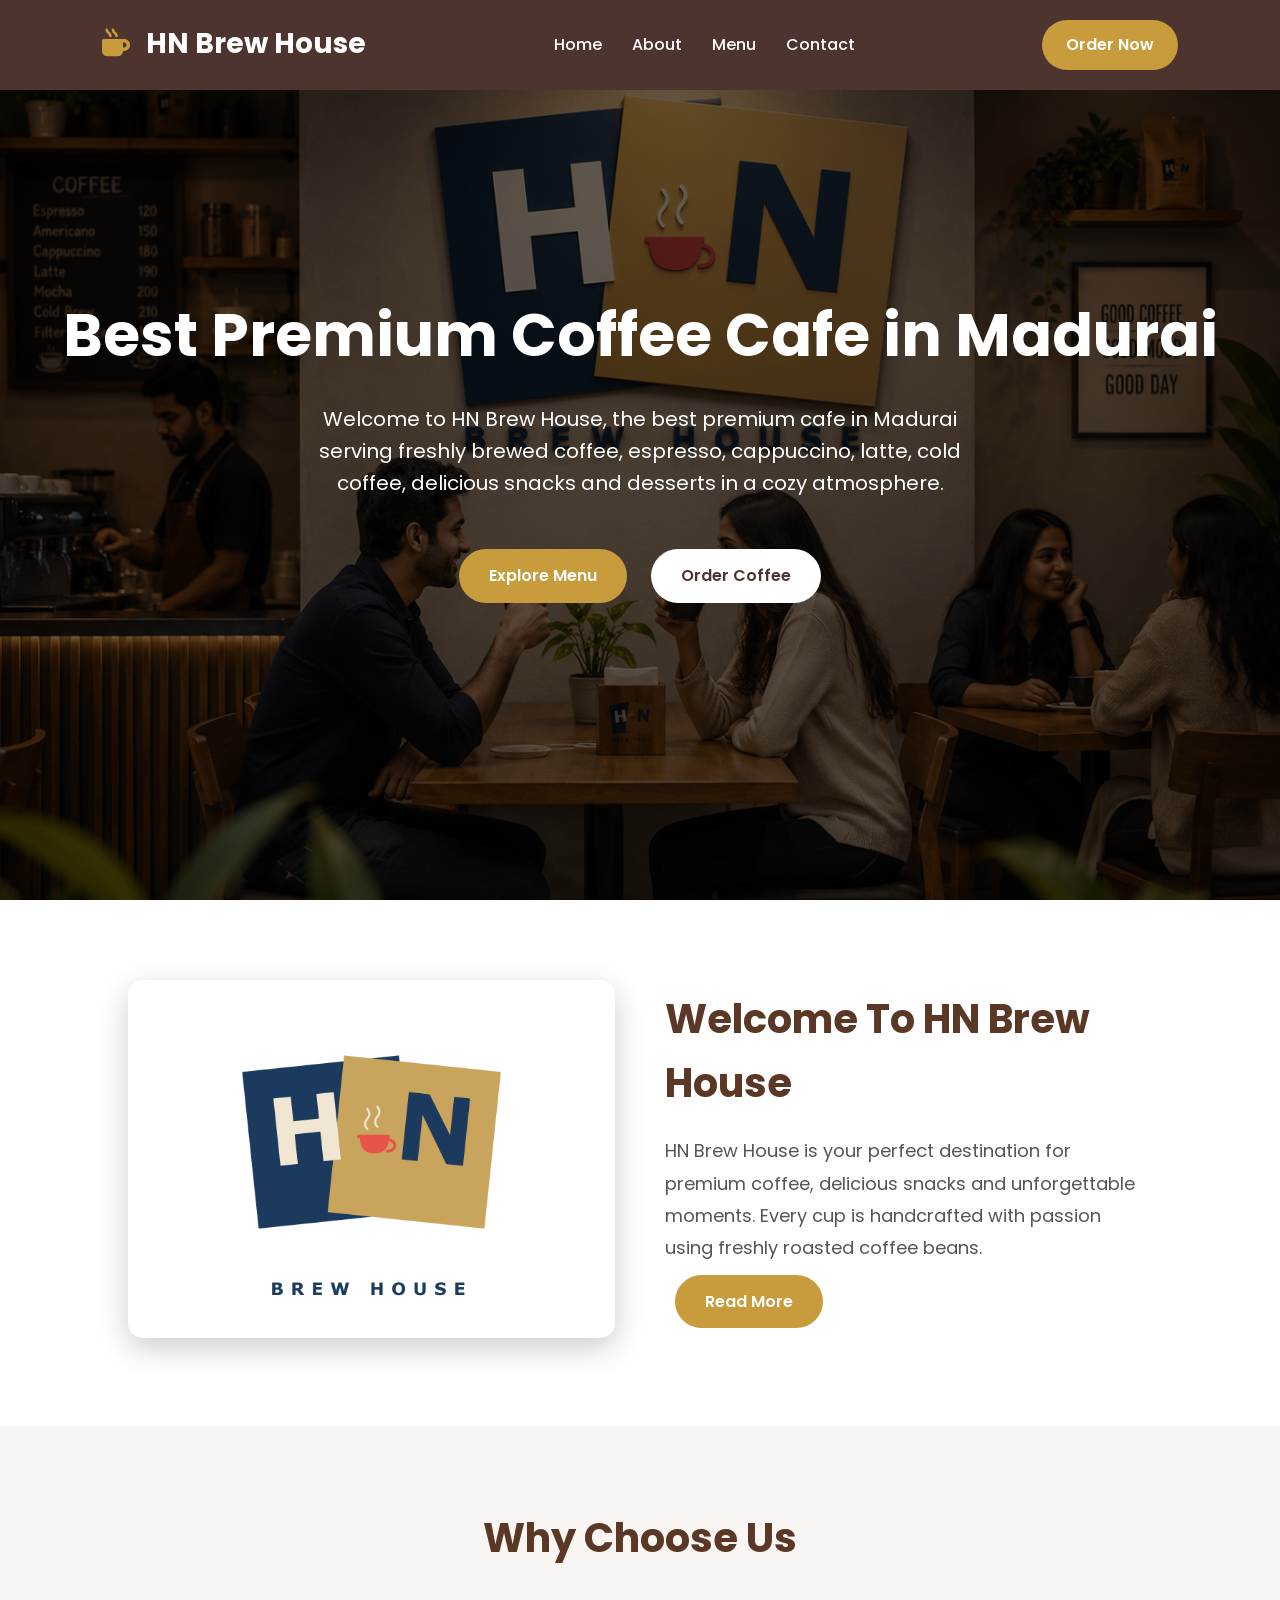
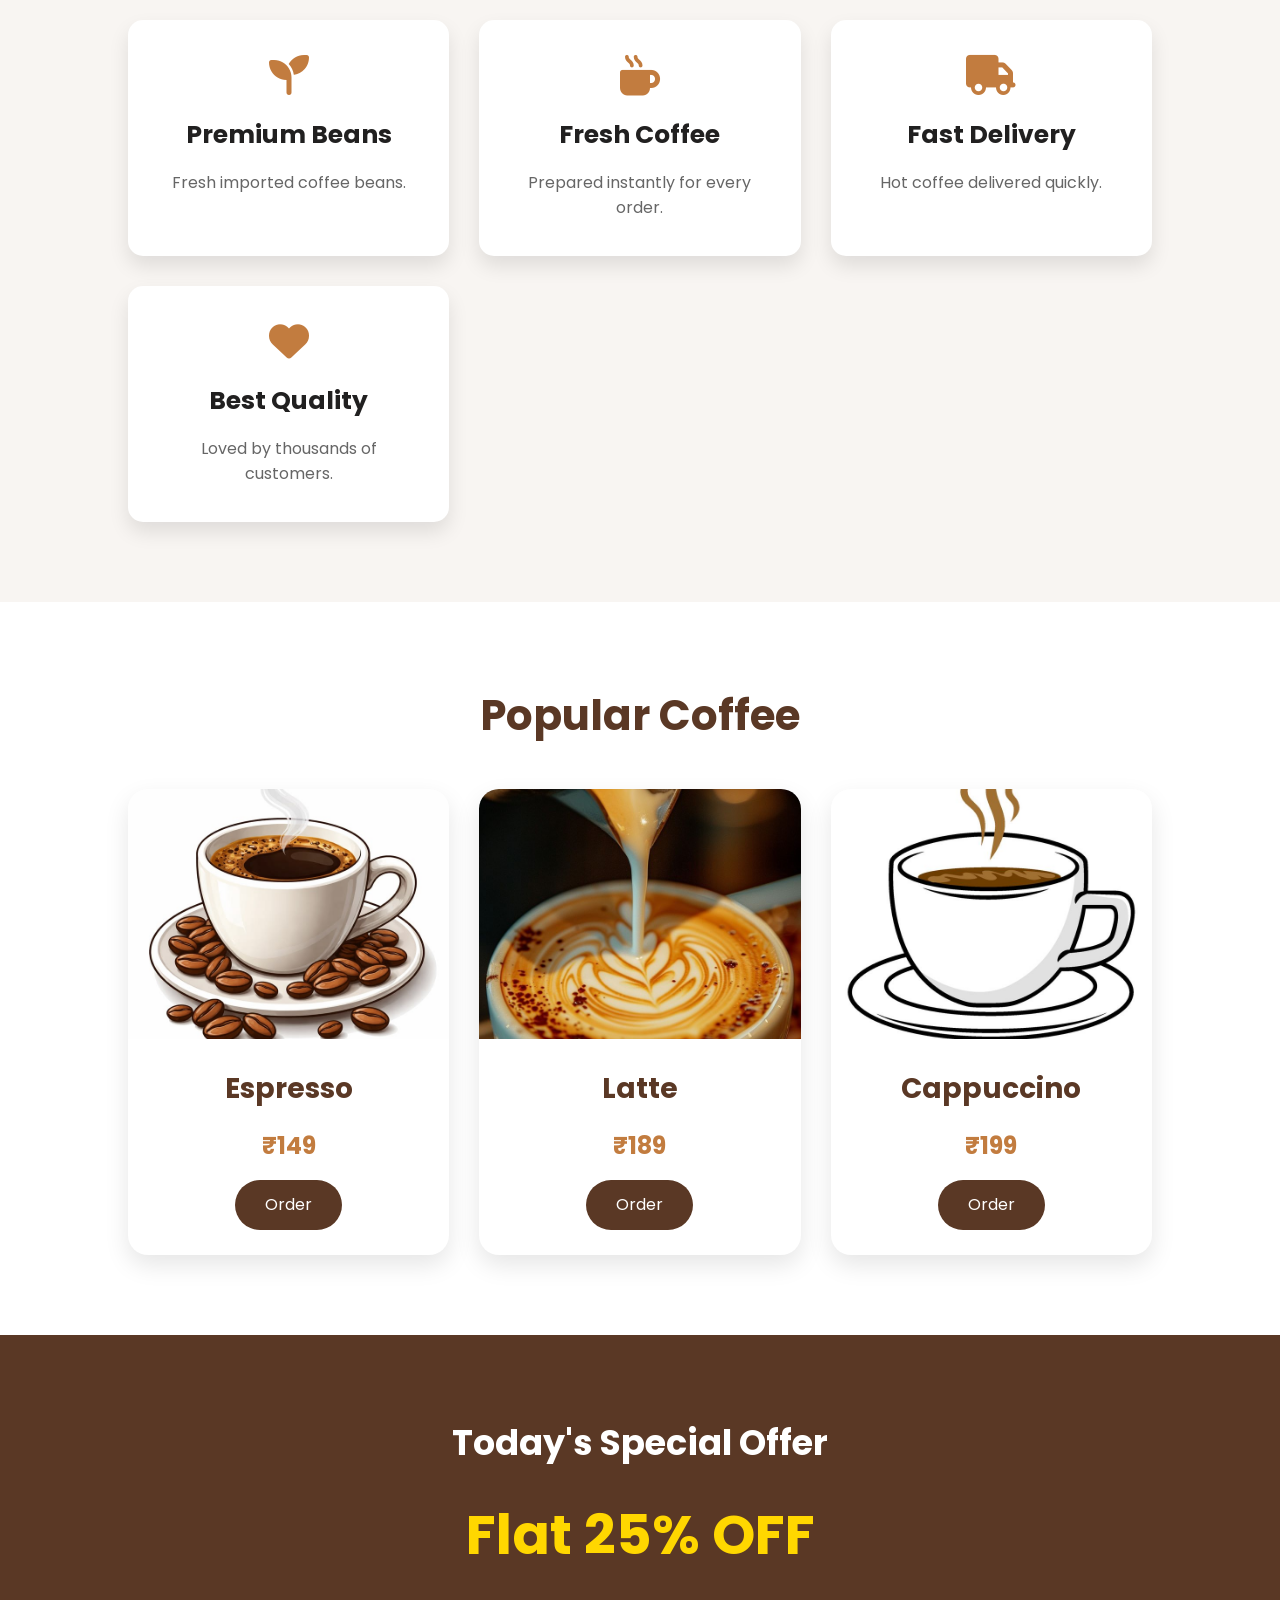
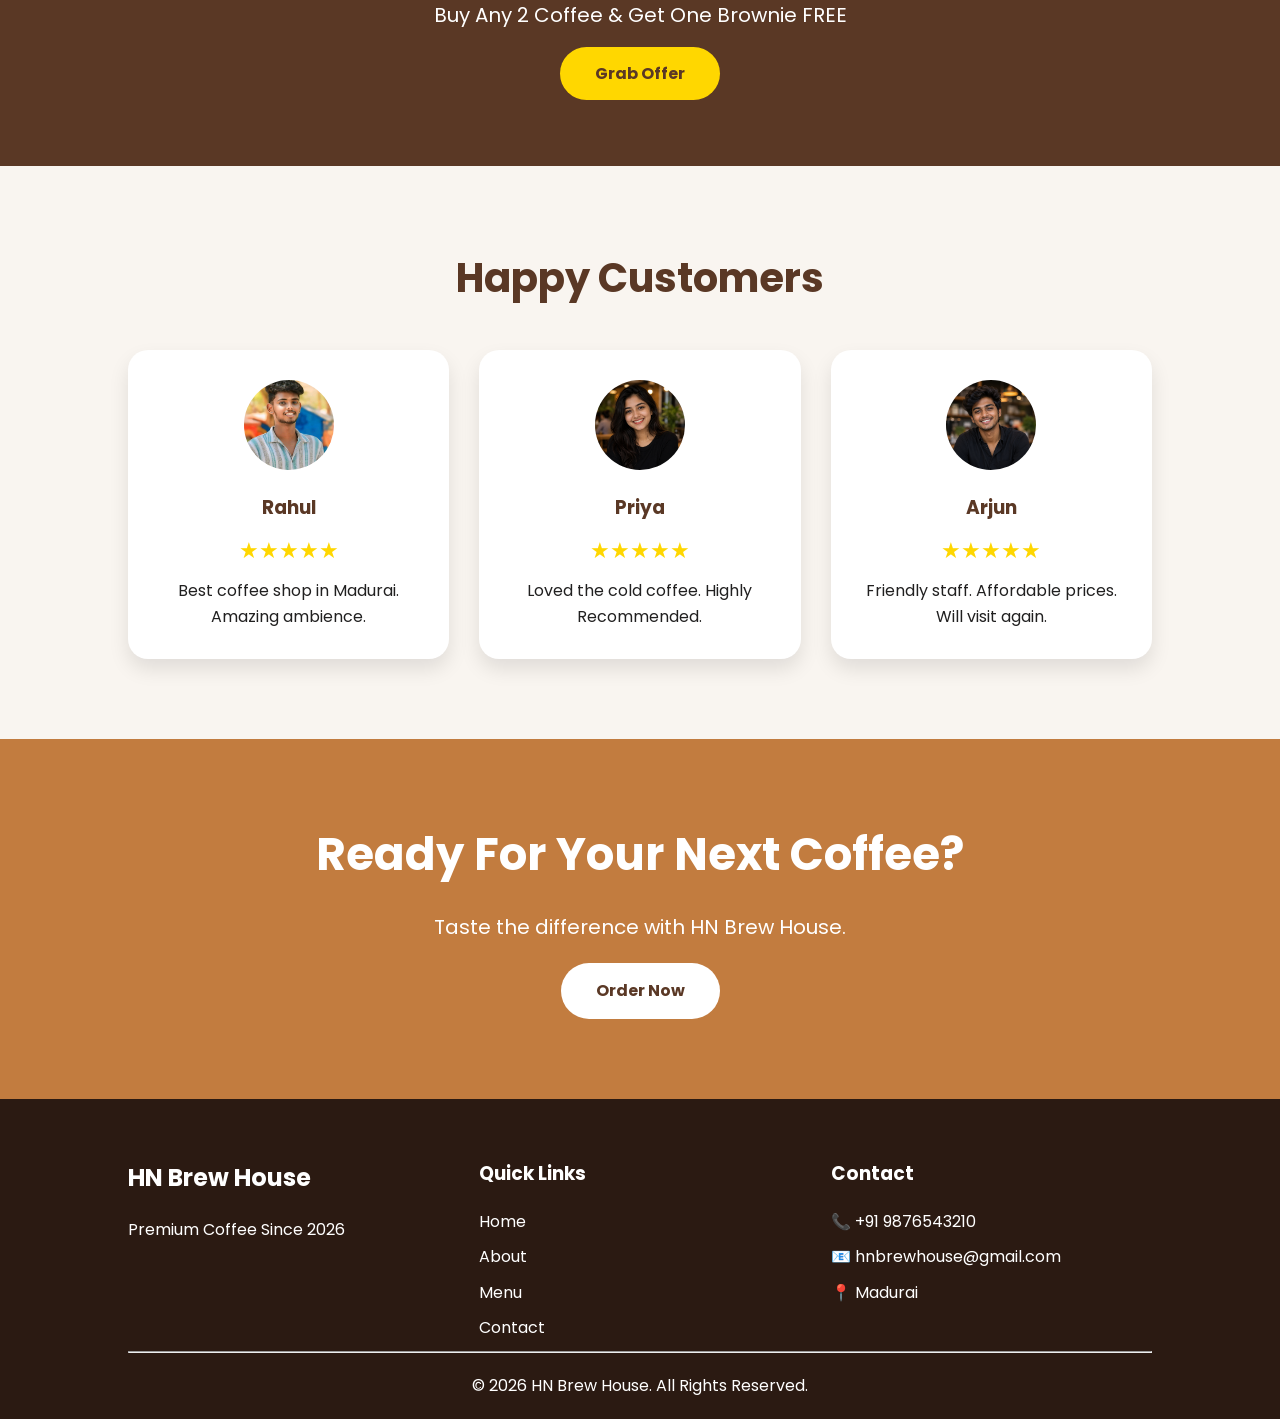
<file: index.html>
<!DOCTYPE html>
<html lang="en">
<head>
    <meta charset="UTF-8">
    <meta name="viewport" content="width=device-width, initial-scale=1.0">

    <!-- Primary SEO -->
    <title>HN Brew House | Best Premium Cafe in Madurai | Fresh Coffee & Snacks</title>

    <meta name="title" content="HN Brew House | Best Premium Cafe in Madurai | Fresh Coffee & Snacks">

    <meta name="description" content="Looking for the best cafe in Madurai? HN Brew House serves premium coffee, espresso, cappuccino, latte, cold coffee, delicious snacks, desserts, and freshly brewed beverages in a cozy atmosphere.">

    <meta name="keywords" content="HN Brew House, Best Cafe in Madurai, Premium Cafe Madurai, Coffee Shop Madurai, Best Coffee in Madurai, Specialty Coffee, Fresh Coffee, Espresso, Cappuccino, Latte, Mocha, Americano, Cold Coffee, Iced Coffee, Cafe Near Me, Coffee and Snacks, Coffee Menu, Breakfast Cafe, Evening Cafe, Dessert Cafe, Brownie, Sandwich, Coffee Lovers, Fresh Coffee Beans, Cozy Cafe, Modern Cafe, Coffee House, HN Brew, Cafe in Tamil Nadu">

    <meta name="author" content="HN Brew House">
    <meta name="robots" content="index, follow">

    <!-- Open Graph -->
    <meta property="og:type" content="website">
    <meta property="og:title" content="HN Brew House | Best Premium Cafe in Madurai">
    <meta property="og:description" content="Enjoy freshly brewed premium coffee, delicious snacks, desserts and a cozy ambience at HN Brew House.">
    <meta property="og:image" content="images/logo.png">
    <meta property="og:url" content="https://www.hnbrewhouse.com">

    <!-- Twitter -->
    <meta name="twitter:card" content="summary_large_image">
    <meta name="twitter:title" content="HN Brew House | Best Premium Cafe in Madurai">
    <meta name="twitter:description" content="Fresh Coffee, Premium Beans, Delicious Snacks & Cozy Cafe Experience.">
    <meta name="twitter:image" content="images/logo.png">

    <!-- Canonical -->
    <link rel="canonical" href="https://www.hnbrewhouse.com/">

    <!-- Favicon -->
    <link rel="icon" type="image/png" href="images/favicon.png">

    <!-- Google Font -->
    <link rel="preconnect" href="https://fonts.googleapis.com">
    <link rel="preconnect" href="https://fonts.gstatic.com" crossorigin>

    <link href="https://fonts.googleapis.com/css2?family=Poppins:wght@300;400;500;600;700;800&display=swap" rel="stylesheet">

    <!-- Font Awesome -->
    <link rel="stylesheet"
          href="https://cdnjs.cloudflare.com/ajax/libs/font-awesome/6.5.2/css/all.min.css">

    <!-- CSS -->
    <link rel="stylesheet" href="style.css">
<script type="application/ld+json">
{
  "@context": "https://schema.org",
  "@type": "CafeOrCoffeeShop",
  "name": "HN Brew House",
  "image": "https://www.hnbrewhouse.com/images/logo.png",
  "url": "https://www.hnbrewhouse.com",
  "telephone": "+91-9876543210",
  "address": {
    "@type": "PostalAddress",
    "addressLocality": "Madurai",
    "addressRegion": "Tamil Nadu",
    "addressCountry": "IN"
  },
  "servesCuisine": "Coffee, Cafe, Snacks, Desserts",
  "priceRange": "₹₹",
  "openingHours": "Mo-Su 09:00-22:00"
}
</script>
</head>
    <script async type='text/javascript' src='https://static.klaviyo.com/onsite/js/QW5Tqu/klaviyo.js?company_id=QW5Tqu'></script>
          <script type="text/javascript"> 
          //Initialize Klaviyo object on page load
          !function(){if(!window.klaviyo){window._klOnsite=window._klOnsite||[];try{window.klaviyo=new Proxy({},{get:function(n,i){return"push"===i?function(){var n;(n=window._klOnsite).push.apply(n,arguments)}:function(){for(var n=arguments.length,o=new Array(n),w=0;w<n;w++)o[w]=arguments[w];var t="function"==typeof o[o.length-1]?o.pop():void 0,e=new Promise((function(n){window._klOnsite.push([i].concat(o,[function(i){t&&t(i),n(i)}]))}));return e}}})}catch(n){window.klaviyo=window.klaviyo||[],window.klaviyo.push=function(){var n;(n=window._klOnsite).push.apply(n,arguments)}}}}(); </script>
<body>

<!-- ================= NAVBAR ================= -->

<header>

<div class="logo">
<i class="fa-solid fa-mug-hot"></i>
HN Brew House
</div>

<nav>

<ul>

<li><a href="#">Home</a></li>
<li><a href="about.html">About</a></li>
<li><a href="menu.html">Menu</a></li>
<li><a href="contact.html">Contact</a></li>

</ul>

</nav>

<a href="menu.html" class="order-btn">
Order Now
</a>

</header>


<!-- ================= HERO ================= -->

<section class="hero">

<div class="hero-content">

<h1>
Best Premium Coffee Cafe in Madurai
</h1>

<p>
Welcome to HN Brew House, the best premium cafe in Madurai serving freshly brewed coffee, espresso, cappuccino, latte, cold coffee, delicious snacks and desserts in a cozy atmosphere.
</p>

<div class="hero-buttons">

<a href="menu.html" class="btn">
Explore Menu
</a>

<a href="menu.html" class="btn2">
Order Coffee
</a>

</div>

</div>

</section>



<!-- ================= ABOUT ================= -->

<section class="about">

<div class="about-image">

<img src="hn_brew_house_original_mark_v2 copy.png"
     alt="HN Brew House Best Premium Cafe in Madurai"
     loading="lazy">

</div>

<div class="about-text">

<h2>Welcome To HN Brew House</h2>

<p>

HN Brew House is your perfect destination for
premium coffee, delicious snacks and unforgettable
moments.

Every cup is handcrafted with passion using
freshly roasted coffee beans.

</p>

<a href="about.html" class="btn">
Read More
</a>

</div>

</section>



<!-- ================= WHY CHOOSE US ================= -->

<section class="why">

<h2>Why Choose Us</h2>

<div class="cards">

<div class="card">

<i class="fa-solid fa-seedling"></i>

<h3>Premium Beans</h3>

<p>

Fresh imported coffee beans.

</p>

</div>


<div class="card">

<i class="fa-solid fa-mug-hot"></i>

<h3>Fresh Coffee</h3>

<p>

Prepared instantly for every order.

</p>

</div>


<div class="card">

<i class="fa-solid fa-truck"></i>

<h3>Fast Delivery</h3>

<p>

Hot coffee delivered quickly.

</p>

</div>


<div class="card">

<i class="fa-solid fa-heart"></i>

<h3>Best Quality</h3>

<p>

Loved by thousands of customers.

</p>

</div>

</div>

</section>



<!-- ================= POPULAR MENU ================= -->

<section class="popular">

<h2>Popular Coffee</h2>

<div class="menu-box">

<div class="coffee">

<img src="images/images/espresso.jpg"
     alt="Fresh Espresso Coffee at HN Brew House"
     loading="lazy">

<h3>Espresso</h3>

<p>₹149</p>

<a href="menu.html">
Order
</a>

</div>


<div class="coffee">
<img src="images/images/latte.jpg"
     alt="Creamy Latte Coffee at HN Brew House"
     loading="lazy">

<h3>Latte</h3>

<p>₹189</p>

<a href="menu.html">
Order
</a>

</div>


<div class="coffee">

<img src="images/images/cappuccino.jpg"
     alt="Premium Cappuccino Coffee at HN Brew House"
     loading="lazy">

<h3>Cappuccino</h3>

<p>₹199</p>

<a href="menu.html">
Order
</a>

</div>

</div>

</section>




<!-- ================= OFFER ================= -->

<section class="offer">

<h2>Today's Special Offer</h2>

<h1>

Flat 25% OFF

</h1>

<p>

Buy Any 2 Coffee & Get One Brownie FREE

</p>

<a href="menu.html">

Grab Offer

</a>

</section>





<!-- ================= REVIEWS ================= -->

<section class="review">

<h2>

Happy Customers

</h2>

<div class="review-box">


<div class="review-card">

<img src="images/images/customer1.jpg">

<h3>Rahul</h3>

<div class="stars">

★★★★★

</div>

<p>

Best coffee shop in Madurai.
Amazing ambience.

</p>

</div>



<div class="review-card">

<img src="ChatGPT Image Jul 21, 2026, 04_20_13 PM.png">

<h3>Priya</h3>

<div class="stars">

★★★★★

</div>

<p>

Loved the cold coffee.
Highly Recommended.

</p>

</div>




<div class="review-card">

<img src="ChatGPT Image Jul 21, 2026, 04_22_22 PM.png">

<h3>Arjun</h3>

<div class="stars">

★★★★★

</div>

<p>

Friendly staff.
Affordable prices.
Will visit again.

</p>

</div>

</div>

</section>





<!-- ================= CTA ================= -->

<section class="cta">

<h2>

Ready For Your Next Coffee?

</h2>

<p>

Taste the difference with HN Brew House.

</p>

<a href="menu.html">

Order Now

</a>

</section>




<!-- ================= FOOTER ================= -->

<footer>

<div class="footer-content">

<div>

<h2>

HN Brew House

</h2>

<p>

Premium Coffee Since 2026

</p>

</div>



<div>

<h3>

Quick Links

</h3>

<p><a href="#">Home</a></p>
<p><a href="about.html">About</a></p>
<p><a href="menu.html">Menu</a></p>
<p><a href="contact.html">Contact</a></p>

</div>



<div>

<h3>

Contact

</h3>

<p>

📞 +91 9876543210

</p>

<p>

📧 hnbrewhouse@gmail.com

</p>

<p>

📍 Madurai

</p>

</div>


</div>

<hr>

<p class="copy">

© 2026 HN Brew House.
All Rights Reserved.

</p>
    

</footer>

</body>
</html>
</file>
<file: style.css>
/* ---------- GOOGLE FONT ---------- */
@import url('https://fonts.googleapis.com/css2?family=Poppins:wght@300;400;500;600;700;800&display=swap');

*{
    margin:0;
    padding:0;
    box-sizing:border-box;
    font-family:'Poppins',sans-serif;
}

html{
    scroll-behavior:smooth;
}

body{
    background:#FFF8E7;
    color:#212020;
    line-height:1.6;
}

/* ---------- HEADER ---------- */

header{
    position:fixed;
    top:0;
    left:0;
    width:100%;
    display:flex;
    justify-content:space-between;
    align-items:center;
    padding:20px 8%;
    background:#4E342E;
    z-index:1000;
}

.logo{
    color:#fff;
    font-size:28px;
    font-weight:700;
}

.logo i{
    color:#C89B3C;
    margin-right:10px;
}

nav ul{
    display:flex;
    list-style:none;
}

nav ul li{
    margin:0 15px;
}

nav ul li a{
    text-decoration:none;
    color:white;
    font-weight:500;
    transition:.3s;
}

nav ul li a:hover{
    color:#C89B3C;
}

.order-btn{
    background:#C89B3C;
    color:white;
    padding:12px 24px;
    border-radius:30px;
    text-decoration:none;
    font-weight:600;
    transition:.3s;
}

.order-btn:hover{
    background:#fff;
    color:#4E342E;
}

/* ---------- HERO ---------- */

.hero{
    height:100vh;
    display:flex;
    justify-content:center;
    align-items:center;
    text-align:center;
    background:linear-gradient(rgba(0,0,0,.6),rgba(0,0,0,.6)),
    url(images/images/cafe.jpg);
    background-size:cover;
    background-position:center;
    color:white;
}

.hero h1{
    font-size:60px;
    margin-bottom:20px;
}

.hero p{
    font-size:20px;
    max-width:700px;
    margin:auto;
}

.hero-buttons{
    margin-top:40px;
}

.btn,
.btn2{
    display:inline-block;
    margin:10px;
    padding:14px 30px;
    text-decoration:none;
    border-radius:40px;
    font-weight:600;
}

.btn{
    background:#C89B3C;
    color:white;
}

.btn2{
    background:white;
    color:#4E342E;
}

.btn:hover,
.btn2:hover{
    transform:scale(1.05);
    transition:.3s;
}
/* ABOUT PAGE */

.about{
display:flex;
align-items:center;
justify-content:center;
gap:50px;
padding:80px 10%;
flex-wrap:wrap;
background:#fff;
}

.about-image{
flex:1;
min-width:300px;
}

.about-image img{
width:100%;
border-radius:15px;
box-shadow:0 10px 30px rgba(0,0,0,.2);
}

.about-text{
flex:1;
min-width:300px;
}

.about-text h2{
font-size:40px;
margin-bottom:20px;
color:#5a3825;
}

.about-text p{
font-size:18px;
line-height:1.8;
color:#555;
}

/* WHY CHOOSE */

.why{
padding:80px 10%;
background:#f8f5f2;
text-align:center;
}

.why h2{
font-size:40px;
margin-bottom:50px;
color:#5a3825;
}

.cards{
display:grid;
grid-template-columns:repeat(auto-fit,minmax(250px,1fr));
gap:30px;
}

.card{
background:#fff;
padding:35px;
border-radius:15px;
box-shadow:0 10px 20px rgba(0,0,0,.1);
transition:.3s;
}

.card:hover{
transform:translateY(-10px);
}

.card i{
font-size:40px;
color:#c27c3f;
margin-bottom:20px;
}

.card h3{
margin-bottom:15px;
font-size:25px;
}

.card p{
color:#666;
line-height:1.6;
}
/* ===========================
   MENU SECTION
=========================== */

.popular{
    padding:80px 10%;
    background:#fff;
    text-align:center;
}

.popular h2{
    font-size:42px;
    color:#5A3825;
    margin-bottom:40px;
}

.menu-box{
    display:grid;
    grid-template-columns:repeat(auto-fit,minmax(280px,1fr));
    gap:30px;
}

.coffee{
    background:#fff;
    border-radius:20px;
    overflow:hidden;
    box-shadow:0 10px 25px rgba(0,0,0,.1);
    transition:.4s;
}

.coffee:hover{
    transform:translateY(-12px);
}

.coffee img{
    width:100%;
    height:250px;
    object-fit:cover;
}

.coffee h3{
    margin-top:20px;
    font-size:28px;
    color:#5A3825;
}

.coffee p{
    color:#C27C3F;
    font-size:24px;
    font-weight:bold;
    margin:15px 0;
}

.coffee a{
    display:inline-block;
    margin-bottom:25px;
    padding:12px 30px;
    background:#5A3825;
    color:#fff;
    text-decoration:none;
    border-radius:30px;
    transition:.3s;
}

.coffee a:hover{
    background:#C27C3F;
}

/* ===========================
   OFFER SECTION
=========================== */

.offer{
    background:#5A3825;
    color:#fff;
    text-align:center;
    padding:80px 10%;
}

.offer h2{
    font-size:35px;
}

.offer h1{
    font-size:55px;
    margin:20px 0;
    color:#FFD700;
}

.offer p{
    font-size:20px;
    margin-bottom:30px;
}

.offer a{
    background:#FFD700;
    color:#5A3825;
    text-decoration:none;
    padding:15px 35px;
    border-radius:40px;
    font-weight:bold;
}

.offer a:hover{
    background:#fff;
}

/* ===========================
   REVIEW SECTION
=========================== */

.review{
    padding:80px 10%;
    background:#F9F5F0;
    text-align:center;
}

.review h2{
    font-size:40px;
    color:#5A3825;
    margin-bottom:40px;
}

.review-box{
    display:grid;
    grid-template-columns:repeat(auto-fit,minmax(300px,1fr));
    gap:30px;
}

.review-card{
    background:#fff;
    padding:30px;
    border-radius:20px;
    box-shadow:0 10px 20px rgba(0,0,0,.1);
    transition:.3s;
}

.review-card:hover{
    transform:translateY(-10px);
}

.review-card img{
    width:90px;
    height:90px;
    border-radius:50%;
    object-fit:cover;
}

.review-card h3{
    margin-top:15px;
    color:#5A3825;
}

.stars{
    color:gold;
    font-size:22px;
    margin:10px 0;
}
/* ===========================
   CONTACT PAGE
=========================== */

.contact-section{
    display:flex;
    justify-content:space-between;
    align-items:flex-start;
    gap:40px;
    padding:80px 10%;
    background:#fff;
    flex-wrap:wrap;
}

.contact-info,
.contact-form{
    flex:1;
    min-width:300px;
}

.contact-info h2,
.contact-form h2{
    font-size:35px;
    color:#5A3825;
    margin-bottom:25px;
}

.contact-info p{
    font-size:18px;
    margin:18px 0;
    color:#555;
}

.contact-info i{
    color:#C27C3F;
    margin-right:10px;
}

.contact-form input,
.contact-form textarea{
    width:100%;
    padding:15px;
    margin-bottom:20px;
    border:1px solid #ddd;
    border-radius:10px;
    outline:none;
    font-size:16px;
}

.contact-form textarea{
    resize:none;
}

.contact-form button{
    background:#5A3825;
    color:#fff;
    border:none;
    padding:15px 35px;
    border-radius:30px;
    cursor:pointer;
    font-size:18px;
    transition:.3s;
}

.contact-form button:hover{
    background:#C27C3F;
}

/* ===========================
   FOOTER
=========================== */

footer{
    background:#2B1A12;
    color:#fff;
    padding:60px 10% 20px;
}

.footer-content{
    display:grid;
    grid-template-columns:repeat(auto-fit,minmax(250px,1fr));
    gap:30px;
}

.footer-content h2,
.footer-content h3{
    margin-bottom:20px;
}

.footer-content p{
    margin:10px 0;
}

.footer-content a{
    color:#fff;
    text-decoration:none;
}

.footer-content a:hover{
    color:#FFD700;
}

.copy{
    text-align:center;
    margin-top:20px;
}

/* ===========================
   CTA SECTION
=========================== */

.cta{
    background:#C27C3F;
    color:#fff;
    text-align:center;
    padding:80px 10%;
}

.cta h2{
    font-size:45px;
}

.cta p{
    margin:20px 0;
    font-size:20px;
}

.cta a{
    display:inline-block;
    padding:15px 35px;
    background:#fff;
    color:#5A3825;
    text-decoration:none;
    border-radius:40px;
    font-weight:bold;
}

.cta a:hover{
    background:#FFD700;
}

/* ===========================
   RESPONSIVE
=========================== */

@media(max-width:768px){

header{
flex-direction:column;
padding:20px;
}

nav ul{
flex-direction:column;
text-align:center;
margin:20px 0;
}

.hero h1{
font-size:38px;
}

.hero p{
font-size:16px;
}

.about{
flex-direction:column;
}

.contact-section{
flex-direction:column;
}

.hero{
padding:100px 20px;
}

}
</file>
